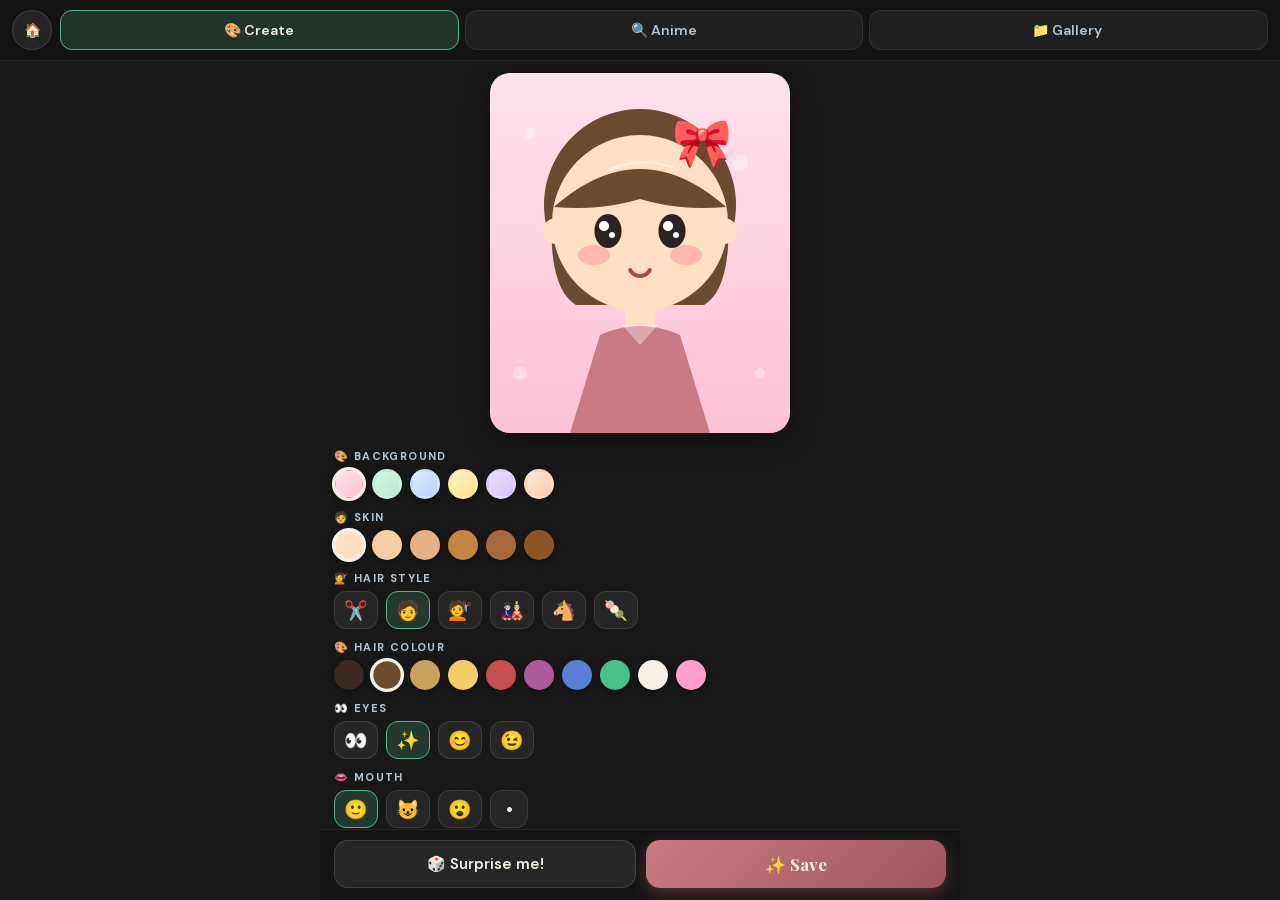
<file: index.html>
<!DOCTYPE html>
<html lang="en">
<head>
<meta charset="UTF-8">
<meta http-equiv="Content-Security-Policy" content="default-src 'self'; script-src 'self' 'unsafe-inline'; style-src 'self' 'unsafe-inline'; img-src 'self' data: blob:; font-src 'self'; connect-src 'self'; media-src 'self' blob:; object-src 'none'; base-uri 'self'; form-action 'self'">
<meta name="viewport" content="width=device-width, initial-scale=1.0, maximum-scale=1.0, user-scalable=no, viewport-fit=cover">
<meta name="theme-color" content="#2B2B2B">
<title>🧒 Neeksha's Chibi Creator</title>
<link rel="manifest" href="manifest.json">
<link rel="icon" href="icons/icon-192.png">
<link rel="apple-touch-icon" href="icons/icon-192.png">
<link rel="stylesheet" href="css/styles.css">
</head>
<body>

<header class="appbar">
  <a class="chip home" href="/" title="All of Neeksha's apps">🏠</a>
  <nav class="tabs">
    <button class="tab on" data-s="sCreate" onclick="go('sCreate')">🎨 Create</button>
    <button class="tab" data-s="sAnime" onclick="go('sAnime')">🔍 Anime</button>
    <button class="tab" data-s="sGallery" onclick="go('sGallery')">📁 Gallery <span class="galCount" id="galCount"></span></button>
  </nav>
</header>

<main id="screens">

  <!-- ══ CREATE ══ -->
  <div class="screen on" id="sCreate">
    <div class="stage"><canvas id="chibi" width="600" height="720"></canvas></div>
    <div class="panel">
      <div class="ctl"><div class="lbl">🎨 Background</div><div class="row" id="bgRow"></div></div>
      <div class="ctl"><div class="lbl">🧑 Skin</div><div class="row" id="skinRow"></div></div>
      <div class="ctl"><div class="lbl">💇 Hair style</div><div class="row" id="hairStyleRow"></div></div>
      <div class="ctl"><div class="lbl">🎨 Hair colour</div><div class="row" id="hairColorRow"></div></div>
      <div class="ctl"><div class="lbl">👀 Eyes</div><div class="row" id="eyeRow"></div></div>
      <div class="ctl"><div class="lbl">👄 Mouth</div><div class="row" id="mouthRow"></div></div>
      <div class="ctl"><div class="lbl">🌸 Cheeks</div><div class="row"><button class="opt" id="blushToggle">blush ✨</button></div></div>
      <div class="ctl"><div class="lbl">👕 Outfit</div><div class="row" id="outfitRow"></div></div>
      <div class="ctl"><div class="lbl">🎀 Accessory</div><div class="row" id="accRow"></div></div>
    </div>
    <div class="actions">
      <button class="act" onclick="randomize()">🎲 Surprise me!</button>
      <button class="act go" onclick="saveChibi()">✨ Save</button>
    </div>
  </div>

  <!-- ══ ANIME SEARCH ══ -->
  <div class="screen" id="sAnime">
    <div class="search-bar">
      <input id="animeSearch" type="search" placeholder="🔍 Search anime characters…" autocomplete="off" oninput="renderAnimeGrid(this.value)">
    </div>
    <div class="anime-grid" id="animeGrid"></div>
  </div>

  <!-- ══ GALLERY ══ -->
  <div class="screen" id="sGallery">
    <div class="gallery-wrap">
      <div class="grid" id="galGrid"></div>
      <div class="empty" id="galEmpty" hidden>
        <div class="ei">🧒</div>
        <p>No saved pictures yet!<br>Make a chibi or render an anime character, then tap save.</p>
        <button class="chip big" onclick="go('sCreate')">Start creating →</button>
      </div>
    </div>
  </div>

</main>

<!-- gallery lightbox -->
<div class="lightbox" id="lightbox" onclick="closeLightbox(event)">
  <div class="lb-inner">
    <img id="lbImg" alt="picture">
    <div class="lb-date" id="lbDate"></div>
    <div class="lb-actions">
      <button class="chip" onclick="downloadCurrent()">⬇ Save picture</button>
      <button class="chip danger" id="lbDelete" onclick="deleteCurrent()">🗑️ Delete</button>
      <button class="chip" onclick="closeLightbox()">✦ Close</button>
    </div>
  </div>
</div>

<!-- decorate screen: draw on the anime character -->
<div class="drawscreen" id="sDraw">
  <header class="bar top">
    <button class="chip" onclick="closeDraw()">← Back</button>
    <div class="brand" id="drawTitle">🎨 Decorate</div>
    <button class="chip right go2" onclick="saveDraw()">✨ Save</button>
  </header>
  <div class="draw-stage"><canvas id="drawPad"></canvas></div>
  <div class="draw-tools">
    <div class="row" id="dColors"></div>
    <div class="dtextrow" id="dTextRow" hidden>
      <input id="dText" type="text" maxlength="24" placeholder="type a word…" autocomplete="off">
      <div class="row" id="dFonts"></div>
    </div>
    <div class="tool-row2">
      <div class="row" id="dSizes"></div>
      <div class="row" id="dStamps"></div>
    </div>
    <div class="row dactions">
      <button class="act" id="dBrush" onclick="dSetTool('brush')" title="Brush">🖌️</button>
      <button class="act" id="dGlitter" onclick="dSetTool('glitter')" title="Glitter">✨</button>
      <button class="act" id="dTextBtn" onclick="dSetTool('text')" title="Text">🅰️</button>
      <button class="act" onclick="glossify()" title="Add gloss">💧</button>
      <button class="act" id="dErase" onclick="dSetTool('erase')" title="Eraser">🧽</button>
      <button class="act" onclick="dUndo()" title="Undo">↩️</button>
      <button class="act" onclick="dClear()" title="Clear doodles">🗑️</button>
      <button class="act" onclick="downloadDraw()" title="Download">⬇</button>
    </div>
  </div>
</div>

<div class="toast" id="toast"></div>

<script src="js/data.js"></script>
<script src="js/anime-list.js"></script>
<script src="js/store.js"></script>
<script src="js/chibi.js"></script>
<script src="js/controls.js"></script>
<script src="js/anime.js"></script>
<script src="js/draw.js"></script>
<script src="js/gallery.js"></script>
<script src="js/app.js"></script>
<script src="js/pwa.js"></script>
</body>
</html>
</file>
<file: css/styles.css>
@font-face{font-family:'Playfair Display';font-style:normal;font-weight:400 900;font-display:swap;src:url('../fonts/PlayfairDisplay-var-latin.woff2') format('woff2')}
@font-face{font-family:'DM Sans';font-style:normal;font-weight:100 1000;font-display:swap;src:url('../fonts/DMSans-var-latin.woff2') format('woff2')}

:root{
  --ch:#2B2B2B; --ch-d:#181818;
  --ro:#C97B84; --ro-l:#E8A0A8; --ro-d:#9E5560;
  --gr:#2D6A4F; --gr-l:#52B788; --gr-d:#1B4332;
  --cr:#F5EFE6; --sl:#7B8FA1; --sl-l:#B0C4D4;
  --sdw:0 6px 24px rgba(0,0,0,.4);
}
*{margin:0;padding:0;box-sizing:border-box;-webkit-tap-highlight-color:transparent}
html,body{width:100%;height:100%;overflow:hidden;font-family:'DM Sans',sans-serif;background:var(--ch-d);color:var(--cr)}
body{display:flex;flex-direction:column}
button{cursor:pointer;font-family:inherit;border:none;outline:none;color:inherit}

/* ── top app bar + tabs ── */
.appbar{flex-shrink:0;display:flex;align-items:center;gap:8px;padding:calc(10px + env(safe-area-inset-top)) 12px 10px;background:rgba(20,20,20,.95);backdrop-filter:blur(16px);-webkit-backdrop-filter:blur(16px);border-bottom:1px solid rgba(255,255,255,.07);z-index:10}
.home{flex:0 0 auto;display:inline-flex;align-items:center;justify-content:center;width:40px;height:40px;background:rgba(255,255,255,.07);border:1px solid rgba(255,255,255,.12);border-radius:12px;font-size:18px;text-decoration:none;transition:background .15s}
.home:active{background:rgba(255,255,255,.18)}
.tabs{display:flex;gap:6px;flex:1;min-width:0}
.tab{flex:1;min-width:0;display:flex;align-items:center;justify-content:center;gap:4px;height:40px;border-radius:12px;background:rgba(255,255,255,.05);border:1px solid rgba(255,255,255,.08);color:var(--sl-l);font-size:clamp(12px,3.3vw,14px);font-weight:600;white-space:nowrap;overflow:hidden;transition:all .15s}
.tab:active{transform:scale(.96)}
.tab.on{background:rgba(82,183,136,.2);border-color:var(--gr-l);color:var(--cr)}
.galCount{color:var(--gr-l);font-weight:800}

/* ── screens ── */
#screens{flex:1;position:relative;overflow:hidden}
.screen{position:absolute;inset:0;display:none;flex-direction:column}
.screen.on{display:flex}

/* shared chip (lightbox / empty states) */
.chip{display:inline-flex;align-items:center;gap:6px;background:rgba(255,255,255,.07);border:1px solid rgba(255,255,255,.12);color:var(--cr);font-size:14px;font-weight:600;padding:9px 14px;border-radius:50px;text-decoration:none;transition:background .15s,transform .1s}
.chip:active{transform:scale(.95);background:rgba(255,255,255,.16)}
.chip.big{padding:13px 24px;font-size:16px;margin-top:4px}
.chip.danger{background:rgba(201,123,132,.14);border-color:rgba(201,123,132,.4);color:var(--ro-l)}
.chip.go2{background:linear-gradient(135deg,var(--gr),var(--gr-d));border:none;font-weight:700}

/* ── create: stage / canvas ── */
.stage{flex-shrink:0;display:flex;align-items:center;justify-content:center;padding:12px}
#chibi{height:min(36vh,310px);width:auto;max-width:100%;aspect-ratio:300/360;border-radius:20px;box-shadow:var(--sdw);display:block}

/* ── create: control panel ── */
.panel{flex:1;overflow-y:auto;padding:4px 14px 10px}
.ctl{margin-bottom:11px}
.lbl{font-size:11px;letter-spacing:1.4px;text-transform:uppercase;color:var(--sl-l);font-weight:700;margin-bottom:6px}
.row{display:flex;flex-wrap:wrap;gap:8px;align-items:center}
.swatch{width:30px;height:30px;border-radius:50%;border:3px solid transparent;transition:transform .12s,border-color .12s;box-shadow:0 2px 6px rgba(0,0,0,.35);flex:0 0 auto}
.swatch:active{transform:scale(.88)}
.swatch.on{border-color:var(--cr);transform:scale(1.14)}
.opt{min-width:38px;height:38px;padding:0 9px;border-radius:12px;background:rgba(255,255,255,.06);border:1.5px solid rgba(255,255,255,.1);font-size:19px;line-height:1;display:flex;align-items:center;justify-content:center;transition:all .12s;flex:0 0 auto}
.opt:active{transform:scale(.9)}
.opt.on{background:rgba(82,183,136,.2);border-color:var(--gr-l)}
#blushToggle{font-size:14px;font-weight:600;width:auto;padding:0 16px}

/* ── create: actions ── */
.actions{display:flex;gap:10px;padding:10px 14px calc(12px + env(safe-area-inset-bottom));background:rgba(20,20,20,.96);border-top:1px solid rgba(255,255,255,.07);flex-shrink:0}
.act{flex:1;height:48px;border-radius:14px;background:rgba(255,255,255,.08);border:1.5px solid rgba(255,255,255,.12);font-size:15px;font-weight:600;display:flex;align-items:center;justify-content:center;gap:6px;transition:transform .12s}
.act:active{transform:scale(.96)}
.act.go{background:linear-gradient(135deg,var(--ro),var(--ro-d));border:none;font-family:'Playfair Display',serif;font-size:17px;font-weight:700;box-shadow:0 6px 18px rgba(158,85,96,.4)}

/* ── anime search ── */
.search-bar{flex-shrink:0;padding:12px 14px 8px}
#animeSearch{width:100%;height:44px;border-radius:14px;background:rgba(255,255,255,.06);border:1.5px solid rgba(255,255,255,.12);color:var(--cr);font-size:16px;padding:0 16px;outline:none}
#animeSearch::placeholder{color:var(--sl)}
#animeSearch:focus{border-color:var(--gr-l)}
.anime-grid{flex:1;overflow-y:auto;padding:4px 14px 16px;display:grid;grid-template-columns:repeat(auto-fill,minmax(140px,1fr));grid-auto-rows:max-content;gap:12px;align-content:start}
.anime-card{background:rgba(255,255,255,.04);border:1px solid rgba(255,255,255,.08);border-radius:16px;overflow:hidden}
.an-thumb{width:100%;height:180px;background:#0e0e0e;overflow:hidden;flex:0 0 auto}
.an-thumb img{width:100%;height:100%;object-fit:cover;display:block}
.an-name{font-weight:700;font-size:13px;padding:8px 10px 1px;line-height:1.25}
.an-series{font-size:11px;color:var(--sl-l);padding:0 10px 8px;line-height:1.3}
.an-render{display:block;width:calc(100% - 16px);margin:4px 8px 8px;height:34px;border-radius:10px;background:linear-gradient(135deg,var(--ro),var(--ro-d));color:#fff;font-weight:700;font-size:13px;transition:transform .12s}
.an-render:active{transform:scale(.95)}
.an-msg{grid-column:1/-1;text-align:center;color:var(--sl-l);padding:50px 20px;line-height:1.6;font-size:15px}

/* ── gallery ── */
.gallery-wrap{flex:1;overflow-y:auto;padding:16px}
.grid{display:grid;grid-template-columns:repeat(auto-fill,minmax(140px,1fr));gap:12px}
.card{position:relative;border-radius:16px;overflow:hidden;box-shadow:var(--sdw);aspect-ratio:5/6;cursor:pointer;transition:transform .12s;border:1px solid rgba(255,255,255,.08)}
.card:active{transform:scale(.97)}
.card img{width:100%;height:100%;object-fit:cover;display:block}
.card .cd{position:absolute;left:0;right:0;bottom:0;padding:6px 9px;font-size:10px;letter-spacing:.4px;color:var(--cr);background:linear-gradient(transparent,rgba(0,0,0,.6));text-transform:uppercase}
.empty{display:flex;flex-direction:column;align-items:center;justify-content:center;text-align:center;gap:12px;color:var(--sl-l);height:70vh}
.empty .ei{font-size:64px;opacity:.6}
.empty p{line-height:1.6;font-size:clamp(14px,3.6vw,16px)}

/* ── lightbox / anime view ── */
.lightbox{position:fixed;inset:0;z-index:100;display:none;align-items:center;justify-content:center;flex-direction:column;gap:14px;background:rgba(10,10,10,.82);backdrop-filter:blur(8px);-webkit-backdrop-filter:blur(8px);padding:24px}
.lightbox.on{display:flex}
.lb-inner{display:flex;flex-direction:column;align-items:center;gap:12px;max-width:min(460px,92vw)}
#lbImg,#avImg{max-width:100%;max-height:56vh;border-radius:16px;box-shadow:var(--sdw);border:1px solid rgba(255,255,255,.1)}
.lb-date{font-size:12px;color:var(--sl);letter-spacing:.5px;text-transform:uppercase}
.av-name{font-family:'Playfair Display',serif;font-size:clamp(18px,5vw,24px);color:var(--cr);text-align:center}
.av-series{font-size:13px;color:var(--sl-l);text-align:center;margin-top:-6px}
.lb-actions{display:flex;gap:9px;flex-wrap:wrap;justify-content:center}

/* ── toast ── */
.toast{position:fixed;left:50%;bottom:calc(84px + env(safe-area-inset-bottom));transform:translateX(-50%) translateY(140px);background:var(--gr);color:var(--cr);font-weight:700;font-size:15px;padding:12px 24px;border-radius:50px;z-index:200;transition:transform .45s cubic-bezier(.34,1.56,.64,1);box-shadow:0 8px 26px rgba(45,106,79,.5);white-space:nowrap}
.toast.on{transform:translateX(-50%) translateY(0)}

/* ── decorate (draw on anime) screen ── */
.drawscreen{position:fixed;inset:0;z-index:120;display:none;flex-direction:column;background:var(--ch-d)}
.drawscreen.on{display:flex}
.draw-stage{flex:1;min-height:42vh;display:flex;align-items:center;justify-content:center;padding:10px;background:radial-gradient(ellipse at 50% 40%,#242024,#141414)}
#drawPad{max-width:100%;max-height:100%;border-radius:14px;box-shadow:var(--sdw);display:block;touch-action:none;cursor:crosshair;background:#fff}
/* cap the toolbar so it can't crush the picture on a phone — it scrolls within its own area */
.draw-tools{flex-shrink:0;max-height:48vh;overflow-y:auto;-webkit-overflow-scrolling:touch;display:flex;flex-direction:column;gap:8px;padding:10px 12px calc(12px + env(safe-area-inset-bottom));background:rgba(20,20,20,.96);border-top:1px solid rgba(255,255,255,.07)}
.draw-tools .row{justify-content:center}
.tool-row2{display:flex;gap:14px;justify-content:center;flex-wrap:wrap}
.dactions{gap:8px}
.size{min-width:38px;height:38px;border-radius:12px;background:rgba(255,255,255,.06);border:1.5px solid rgba(255,255,255,.1);display:flex;align-items:center;justify-content:center;transition:all .12s;flex:0 0 auto}
.size .dot{background:var(--cr);border-radius:50%}
.size.on{background:rgba(82,183,136,.2);border-color:var(--gr-l)}
.size:active{transform:scale(.9)}
.draw-tools .act{flex:0 0 auto;width:48px}
.dtextrow{display:flex;flex-direction:column;gap:8px;align-items:center}
#dText{width:min(320px,90%);height:40px;border-radius:12px;background:rgba(255,255,255,.08);border:1.5px solid rgba(255,255,255,.14);color:var(--cr);font-size:16px;padding:0 14px;outline:none;text-align:center}
#dText:focus{border-color:var(--gr-l)}
#dText::placeholder{color:var(--sl)}
.fontchip{height:34px;padding:0 12px;border-radius:10px;background:rgba(255,255,255,.06);border:1.5px solid rgba(255,255,255,.1);color:var(--cr);font-size:15px;transition:all .12s;flex:0 0 auto}
.fontchip:active{transform:scale(.93)}
.fontchip.on{background:rgba(82,183,136,.2);border-color:var(--gr-l)}

@media(min-width:620px){
  #chibi{height:min(42vh,360px)}
  .panel,.actions{max-width:640px;width:100%;margin:0 auto}
}
</file>
